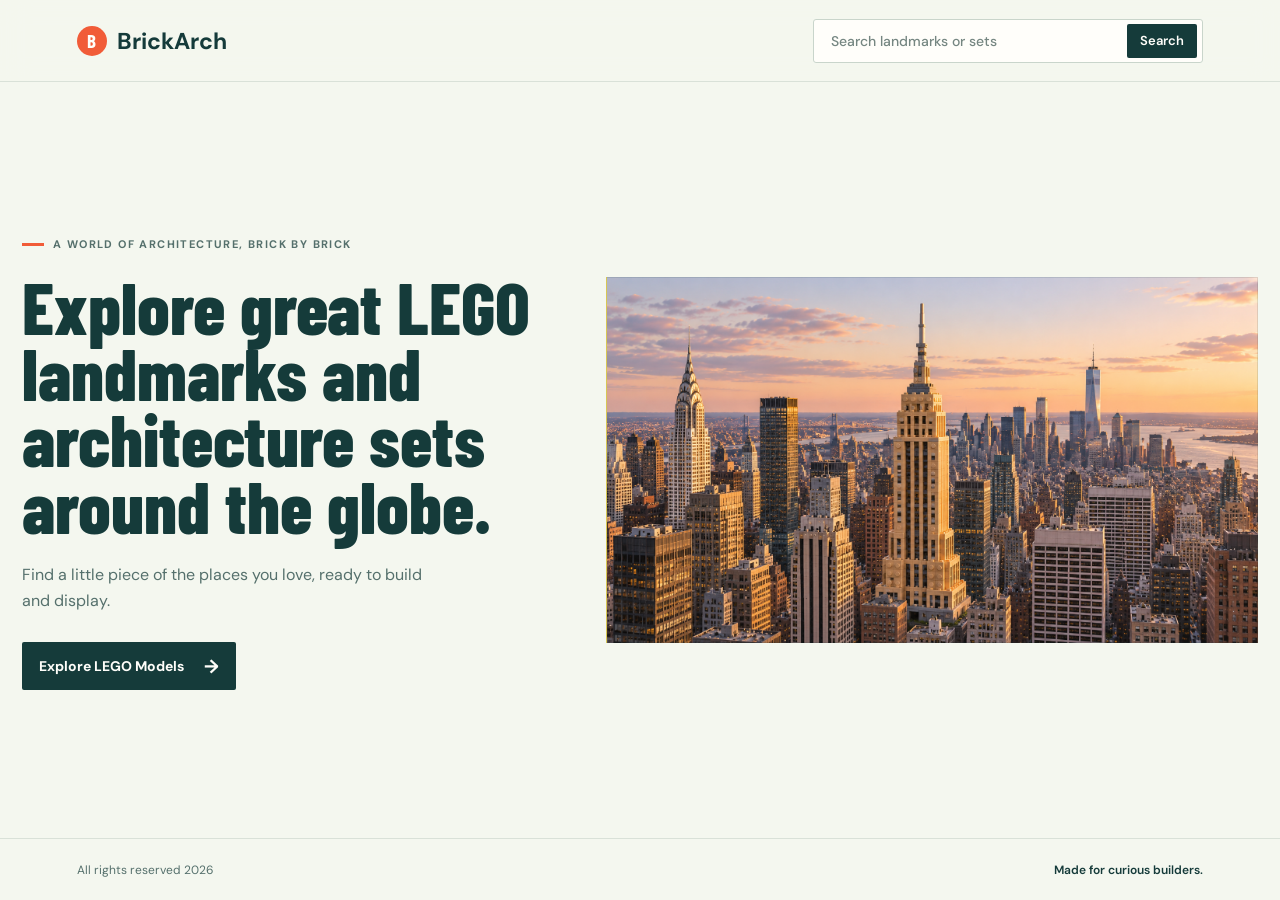
<file: index.html>
<!doctype html>
<html lang="en">
  <head>
    <meta charset="utf-8" />
    <meta name="viewport" content="width=device-width, initial-scale=1" />
    <meta
      name="description"
      content="Discover LEGO Architecture sets inspired by iconic landmarks around the world."
    />
    <title>BrickArch | Build somewhere remarkable</title>
    <link rel="preconnect" href="https://fonts.googleapis.com" />
    <link rel="preconnect" href="https://fonts.gstatic.com" crossorigin />
    <link
      href="https://fonts.googleapis.com/css2?family=Barlow+Condensed:wght@600;700;800&family=DM+Sans:wght@400;500;600;700&display=swap"
      rel="stylesheet"
    />
    <style>
      :root {
        color-scheme: light;
        --ink: #153b3a;
        --muted: #55706c;
        --paper: #f4f7ef;
        --white: #fffefa;
        --orange: #f15c38;
        --yellow: #f2db58;
        --line: #d9e1d8;
        --display: "Barlow Condensed", Impact, sans-serif;
        --body: "DM Sans", sans-serif;
      }

      * {
        box-sizing: border-box;
      }

      body {
        min-width: 320px;
        min-height: 100vh;
        margin: 0;
        display: flex;
        flex-direction: column;
        color: var(--ink);
        background: var(--paper);
        font-family: var(--body);
      }

      a {
        color: inherit;
      }

      .site-header {
        position: sticky;
        z-index: 5;
        top: 0;
        display: flex;
        min-height: 82px;
        align-items: center;
        justify-content: space-between;
        gap: 28px;
        padding: 16px clamp(22px, 6vw, 92px);
        border-bottom: 1px solid var(--line);
        background: rgb(244 247 239 / 94%);
        backdrop-filter: blur(14px);
      }

      .brand {
        display: inline-flex;
        align-items: center;
        gap: 10px;
        color: var(--ink);
        font-size: 23px;
        font-weight: 700;
        letter-spacing: 0;
        text-decoration: none;
      }

      .brand-mark {
        display: grid;
        width: 30px;
        height: 30px;
        place-items: center;
        border-radius: 50%;
        color: var(--white);
        background: var(--orange);
        font-family: var(--display);
        font-size: 19px;
        line-height: 1;
      }

      .search-form {
        display: flex;
        width: min(100%, 390px);
        min-height: 44px;
        align-items: center;
        gap: 8px;
        padding: 4px 5px 4px 15px;
        border: 1px solid #c9d5cb;
        border-radius: 3px;
        background: var(--white);
      }

      .search-form:focus-within {
        outline: 2px solid var(--orange);
        outline-offset: 2px;
      }

      .search-form input {
        width: 100%;
        min-width: 0;
        border: 0;
        outline: 0;
        color: var(--ink);
        background: transparent;
        font: 500 14px var(--body);
      }

      .search-form input::placeholder {
        color: #758681;
      }

      .search-form button {
        flex: 0 0 auto;
        min-height: 34px;
        padding: 0 13px;
        border: 0;
        border-radius: 2px;
        color: var(--white);
        background: var(--ink);
        cursor: pointer;
        font: 600 13px var(--body);
      }

      .search-form button:hover {
        background: var(--orange);
      }

      main {
        display: grid;
        width: min(100% - 44px, 1280px);
        flex: 1;
        grid-template-columns: minmax(0, 0.9fr) minmax(320px, 1.1fr);
        align-items: center;
        gap: clamp(24px, 4vw, 56px);
        margin: 0 auto;
        padding: clamp(48px, 8vh, 88px) 0;
      }

      .hero-copy {
        position: relative;
        z-index: 1;
        animation: arrive 650ms ease-out both;
      }

      .eyebrow {
        display: inline-flex;
        align-items: center;
        gap: 9px;
        margin: 0 0 22px;
        color: var(--muted);
        font-size: 11px;
        font-weight: 700;
        letter-spacing: 1.4px;
        text-transform: uppercase;
      }

      .eyebrow::before {
        width: 22px;
        height: 3px;
        background: var(--orange);
        content: "";
      }

      h1 {
        max-width: 730px;
        margin: 0;
        font-family: var(--display);
        font-size: clamp(46.4px, 5.68vw, 80px);
        font-weight: 800;
        letter-spacing: 0;
        line-height: 0.91;
        text-wrap: balance;
      }

      h1 span {
        color: var(--orange);
      }

      .hero-note {
        max-width: 410px;
        margin: 24px 0 0;
        color: var(--muted);
        font-size: 16px;
        line-height: 1.65;
      }

      .explore-link {
        display: inline-flex;
        min-height: 48px;
        align-items: center;
        gap: 20px;
        margin-top: 28px;
        padding: 0 17px;
        border-radius: 2px;
        color: var(--white);
        background: var(--ink);
        font-size: 14px;
        font-weight: 700;
        text-decoration: none;
        transition: background 160ms ease, transform 160ms ease;
      }

      .explore-link:hover {
        transform: translateY(-2px);
        background: var(--orange);
      }

      .explore-link span {
        font-size: 19px;
        line-height: 1;
      }

      .hero-art {
        position: relative;
        min-width: 0;
        animation: arrive 750ms 100ms ease-out both;
      }

      .image-frame {
        position: relative;
        aspect-ratio: 16 / 9;
        overflow: hidden;
        background: var(--yellow);
      }

      .image-frame::before {
        position: absolute;
        z-index: 1;
        inset: 0;
        border: 1px solid rgb(21 59 58 / 12%);
        content: "";
        pointer-events: none;
      }

      .image-frame img {
        width: 100%;
        height: 100%;
        object-fit: contain;
        object-position: center;
      }

      .image-caption {
        position: absolute;
        right: -13px;
        bottom: 22px;
        display: flex;
        max-width: calc(100% - 14px);
        align-items: center;
        gap: 12px;
        padding: 13px 17px;
        color: var(--ink);
        background: var(--yellow);
        font-size: 11px;
        font-weight: 700;
        letter-spacing: 0.8px;
        text-transform: uppercase;
      }

      .image-caption::before {
        width: 7px;
        height: 7px;
        flex: 0 0 7px;
        border-radius: 50%;
        background: var(--orange);
        content: "";
      }

      .site-footer {
        display: flex;
        min-height: 62px;
        align-items: center;
        justify-content: space-between;
        gap: 16px;
        padding: 16px clamp(22px, 6vw, 92px);
        border-top: 1px solid var(--line);
        color: var(--muted);
        font-size: 12px;
      }

      .footer-note {
        color: var(--ink);
        font-weight: 600;
      }

      @keyframes arrive {
        from {
          opacity: 0;
          transform: translateY(14px);
        }

        to {
          opacity: 1;
          transform: translateY(0);
        }
      }

      @media (min-width: 1500px) {
        h1 {
          font-size: 83.2px;
        }
      }

      @media (max-width: 760px) {
        .site-header {
          min-height: 72px;
          gap: 16px;
          padding-inline: 20px;
        }

        .brand {
          gap: 8px;
          font-size: 20px;
        }

        .brand-mark {
          width: 27px;
          height: 27px;
          font-size: 17px;
        }

        .search-form {
          width: min(58%, 320px);
          min-height: 40px;
          padding-left: 10px;
        }

        .search-form input {
          font-size: 12px;
        }

        .search-form button {
          min-height: 30px;
          padding-inline: 9px;
          font-size: 12px;
        }

        main {
          width: min(100% - 40px, 560px);
          grid-template-columns: 1fr;
          gap: 42px;
          padding-block: 60px 54px;
        }

        h1 {
          max-width: 560px;
          font-size: clamp(46.4px, 9.6vw, 67.2px);
        }

        .hero-note {
          margin-top: 19px;
          font-size: 15px;
        }

        .hero-art {
          width: min(100%, 430px);
          justify-self: center;
        }

        .image-frame {
          aspect-ratio: 16 / 9;
        }

        .image-caption {
          right: -7px;
        }

        .site-footer {
          padding-inline: 20px;
        }
      }

      @media (max-width: 410px) {
        .site-header {
          gap: 10px;
          padding-inline: 14px;
        }

        .brand {
          font-size: 18px;
        }

        .brand-mark {
          width: 24px;
          height: 24px;
          font-size: 16px;
        }

        .search-form {
          width: 57%;
        }

        .search-form input::placeholder {
          color: transparent;
        }

        main {
          width: calc(100% - 32px);
          padding-top: 48px;
        }

        h1 {
          font-size: 44.8px;
        }

        .site-footer {
          align-items: flex-start;
          flex-direction: column;
          gap: 6px;
          padding-block: 14px;
        }
      }

      @media (prefers-reduced-motion: reduce) {
        *,
        *::before,
        *::after {
          animation-duration: 0.01ms !important;
          animation-iteration-count: 1 !important;
          scroll-behavior: auto !important;
          transition-duration: 0.01ms !important;
        }
      }
    </style>
  </head>
  <body>
    <header class="site-header">
      <a class="brand" href="#home" aria-label="BrickArch home">
        <span class="brand-mark" aria-hidden="true">B</span>
        BrickArch
      </a>
      <form
        class="search-form"
        action="https://www.lego.com/en-us/search"
        method="get"
        role="search"
        aria-label="Search LEGO sets"
      >
        <input
          type="search"
          name="q"
          placeholder="Search landmarks or sets"
          aria-label="Search landmarks or sets"
          required
        />
        <button type="submit">Search</button>
      </form>
    </header>

    <main id="home">
      <section class="hero-copy" aria-labelledby="hero-title">
        <p class="eyebrow">A world of architecture, brick by brick</p>
        <h1 id="hero-title">
          Explore great LEGO landmarks and architecture sets around the globe.
          <!-- You can find here amazing LEGO sets of architecture landmarks around the globe in -->
          <!-- <span>affordable price</span> -->
        </h1>
        <p class="hero-note">
          Find a little piece of the places you love, ready to build and display.
        </p>
        <a class="explore-link" href="#" aria-label="Explore LEGO Models">
          Explore LEGO Models <span aria-hidden="true">→</span>
        </a>
      </section>

      <div class="hero-art">
        <div class="image-frame">
          <img
            src="static/images/lego-manhattan2.png"
            <!-- alt="Colorful LEGO bricks ready to become a miniature landmark" -->
            <!-- fetchpriority="high" -->
          />
        </div>
        <!-- <div class="image-caption">Build your next destination</div> -->
      </div>
    </main>

    <footer class="site-footer">
      <span>All rights reserved <span id="year"></span></span>
      <span class="footer-note">Made for curious builders.</span>
    </footer>

    <script>
      document.getElementById("year").textContent = new Date().getFullYear();
    </script>
  </body>
</html>
</file>
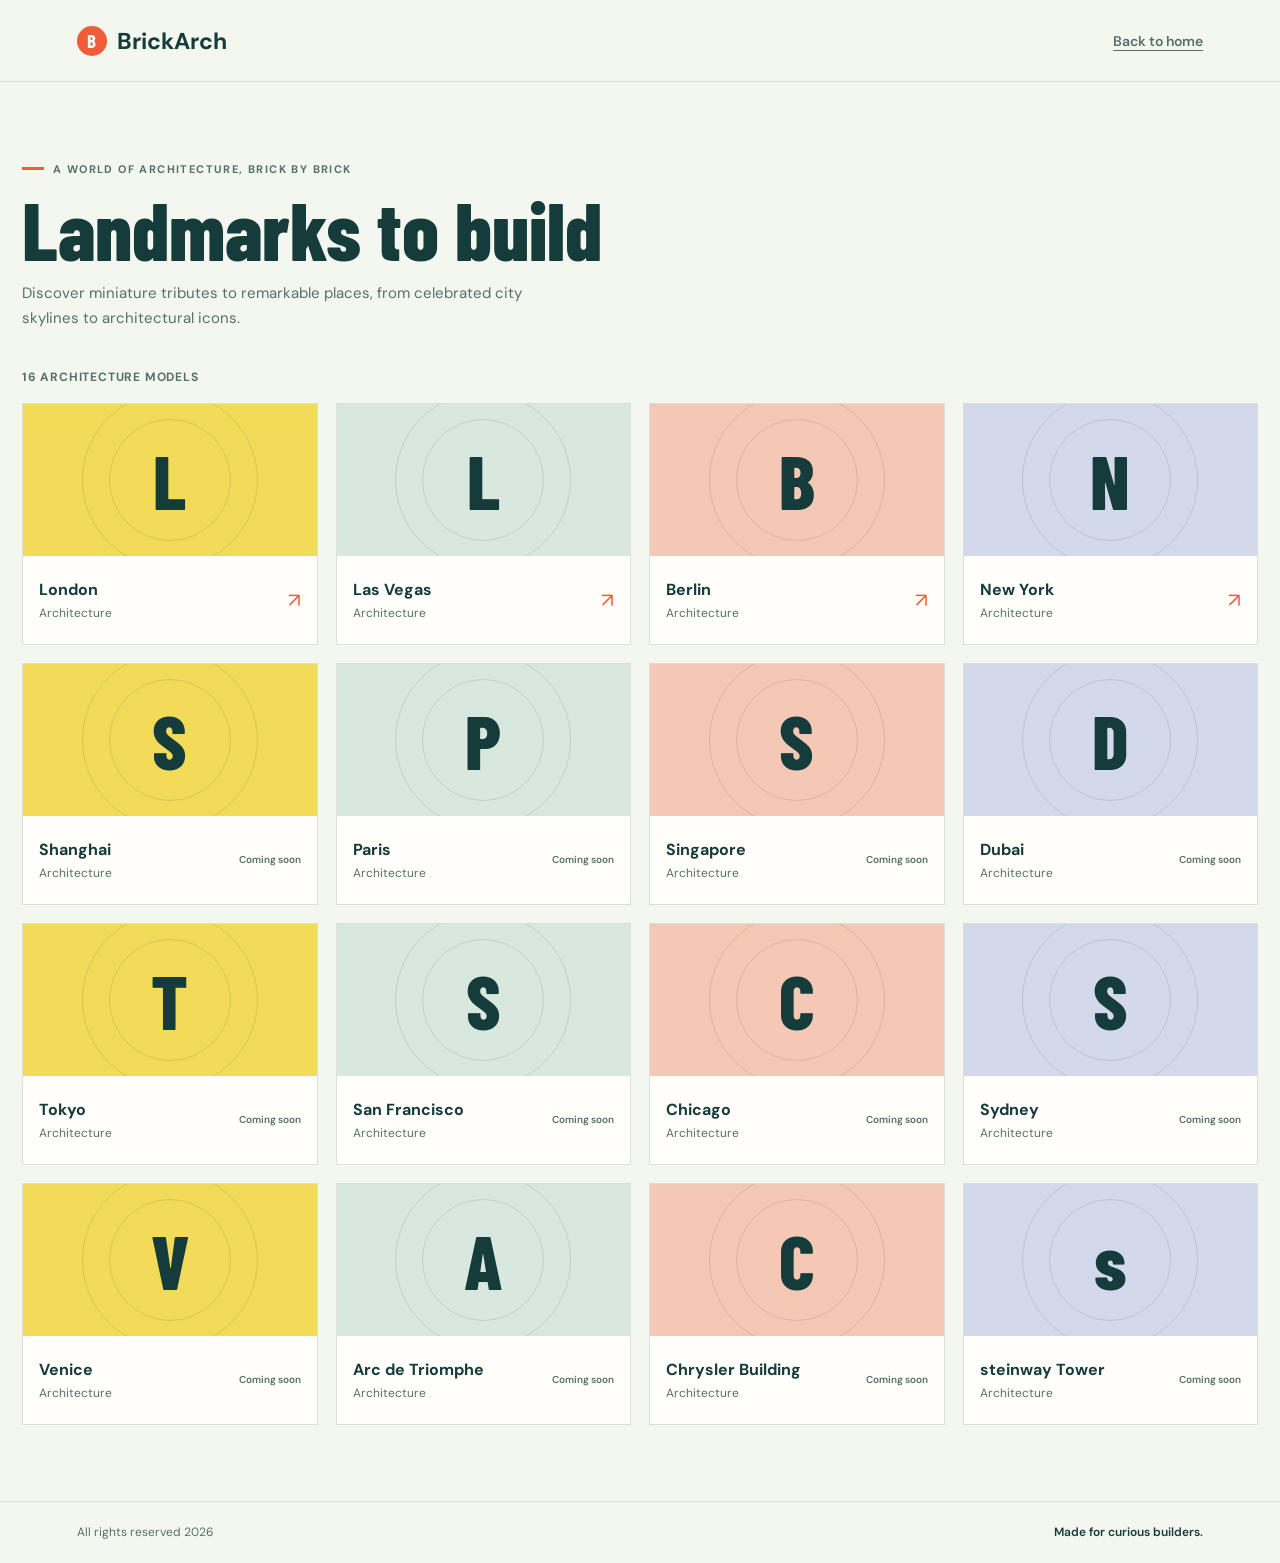
<file: products.html>
<!doctype html>
<html lang="en">
  <head>
    <meta charset="utf-8" />
    <meta name="viewport" content="width=device-width, initial-scale=1" />
    <meta
      name="description"
      content="Explore BrickArc's collection of architecture models inspired by landmarks around the world."
    />
    <title>Architecture Models | BrickArc</title>
    <link rel="preconnect" href="https://fonts.googleapis.com" />
    <link rel="preconnect" href="https://fonts.gstatic.com" crossorigin />
    <link
      href="https://fonts.googleapis.com/css2?family=Barlow+Condensed:wght@600;700;800&family=DM+Sans:wght@400;500;600;700&display=swap"
      rel="stylesheet"
    />
    <link rel="stylesheet" href="css/styles.css" />
  </head>
  <body>
    <header class="site-header">
      <a class="brand" href="index.html" aria-label="BrickArch home">
        <span class="brand-mark" aria-hidden="true">B</span>
        BrickArch
      </a>
      <a class="home-link" href="index.html">Back to home</a>
    </header>

    <main>
      <section class="page-intro" aria-labelledby="page-title">
        <p class="eyebrow">A world of architecture, brick by brick</p>
        <h1 id="page-title">Landmarks to build</h1>
        <p class="intro-note">
          Discover miniature tributes to remarkable places, from celebrated city skylines to
          architectural icons.
        </p>
      </section>
      <p class="product-count" id="product-count" aria-live="polite"></p>
      <section
        class="product-grid"
        id="product-grid"
        aria-label="Architecture model products"
      ></section>
      <p class="status-message" id="status-message" role="status">Loading products…</p>
    </main>

    <footer class="site-footer">
      <span>All rights reserved <span id="year"></span></span>
      <span class="footer-note">Made for curious builders.</span>
    </footer>

    <script src="js/products.js"></script>
  </body>
</html>
</file>
<file: css/styles.css>
:root {
  color-scheme: light;
  --ink: #153b3a;
  --muted: #55706c;
  --paper: #f4f7ef;
  --white: #fffefa;
  --orange: #f15c38;
  --yellow: #f2db58;
  --line: #d9e1d8;
  --display: "Barlow Condensed", Impact, sans-serif;
  --body: "DM Sans", sans-serif;
}

* {
  box-sizing: border-box;
}

body {
  min-width: 320px;
  min-height: 100vh;
  margin: 0;
  display: flex;
  flex-direction: column;
  color: var(--ink);
  background: var(--paper);
  font-family: var(--body);
}

a {
  color: inherit;
}

.site-header {
  position: sticky;
  z-index: 5;
  top: 0;
  display: flex;
  min-height: 82px;
  align-items: center;
  justify-content: space-between;
  gap: 28px;
  padding: 16px clamp(22px, 6vw, 92px);
  border-bottom: 1px solid var(--line);
  background: rgb(244 247 239 / 94%);
  backdrop-filter: blur(14px);
}

.brand {
  display: inline-flex;
  align-items: center;
  gap: 10px;
  color: var(--ink);
  font-size: 23px;
  font-weight: 700;
  text-decoration: none;
}

.brand-mark {
  display: grid;
  width: 30px;
  height: 30px;
  place-items: center;
  border-radius: 50%;
  color: var(--white);
  background: var(--orange);
  font-family: var(--display);
  font-size: 19px;
  line-height: 1;
}

.home-link {
  color: var(--muted);
  font-size: 14px;
  font-weight: 600;
  text-decoration-thickness: 1px;
  text-underline-offset: 4px;
}

.home-link:hover {
  color: var(--orange);
}

main {
  width: min(100% - 44px, 1280px);
  flex: 1;
  margin: 0 auto;
  padding: clamp(48px, 8vh, 88px) 0 76px;
}

.page-intro {
  margin-bottom: 38px;
}

.eyebrow {
  display: inline-flex;
  align-items: center;
  gap: 9px;
  margin: 0 0 14px;
  color: var(--muted);
  font-size: 11px;
  font-weight: 700;
  letter-spacing: 1.4px;
  text-transform: uppercase;
}

.eyebrow::before {
  width: 22px;
  height: 3px;
  background: var(--orange);
  content: "";
}

h1 {
  margin: 0;
  font-family: var(--display);
  font-size: clamp(52px, 7vw, 82px);
  font-weight: 800;
  line-height: 0.95;
}

.intro-note {
  max-width: 540px;
  margin: 14px 0 0;
  color: var(--muted);
  font-size: 15px;
  line-height: 1.65;
}

.product-count {
  margin: 0 0 18px;
  color: var(--muted);
  font-size: 12px;
  font-weight: 700;
  letter-spacing: 0.8px;
  text-transform: uppercase;
}

.product-grid {
  display: grid;
  grid-template-columns: repeat(4, minmax(0, 1fr));
  gap: 18px;
}

.product-card {
  display: flex;
  min-height: 242px;
  flex-direction: column;
  overflow: hidden;
  border: 1px solid var(--line);
  background: var(--white);
  text-decoration: none;
  transition: transform 160ms ease, border-color 160ms ease, box-shadow 160ms ease;
}

a.product-card:hover {
  transform: translateY(-3px);
  border-color: var(--orange);
  box-shadow: 0 9px 22px rgb(21 59 58 / 9%);
}

a.product-card:focus-visible,
.home-link:focus-visible {
  outline: 2px solid var(--orange);
  outline-offset: 4px;
}

.card-art {
  position: relative;
  display: grid;
  min-height: 152px;
  flex: 1;
  place-items: center;
  overflow: hidden;
  background: var(--yellow);
}

.card-art::before,
.card-art::after {
  position: absolute;
  width: 120px;
  height: 120px;
  border: 1px solid rgb(21 59 58 / 13%);
  border-radius: 50%;
  content: "";
}

.card-art::after {
  width: 174px;
  height: 174px;
}

.card-art span {
  z-index: 1;
  color: var(--ink);
  font-family: var(--display);
  font-size: 76px;
  font-weight: 800;
  line-height: 1;
}

.product-card:nth-child(4n + 2) .card-art {
  background: #d8e8df;
}

.product-card:nth-child(4n + 3) .card-art {
  background: #f4c8b5;
}

.product-card:nth-child(4n) .card-art {
  background: #d3d9ea;
}

.card-copy {
  display: flex;
  min-height: 88px;
  align-items: center;
  justify-content: space-between;
  gap: 12px;
  padding: 16px;
}

.card-name {
  margin: 0;
  font-size: 16px;
  font-weight: 700;
}

.card-category {
  margin: 5px 0 0;
  color: var(--muted);
  font-size: 12px;
}

.card-action {
  flex: 0 0 auto;
  color: var(--orange);
  font-size: 20px;
  line-height: 1;
}

.unavailable .card-action {
  color: var(--muted);
  font-size: 10px;
  font-weight: 600;
  text-align: right;
}

.status-message {
  margin: 0;
  padding: 22px;
  border: 1px solid var(--line);
  color: var(--muted);
  background: var(--white);
  line-height: 1.6;
}

.status-message[hidden] {
  display: none;
}

.site-footer {
  display: flex;
  min-height: 62px;
  align-items: center;
  justify-content: space-between;
  gap: 16px;
  padding: 16px clamp(22px, 6vw, 92px);
  border-top: 1px solid var(--line);
  color: var(--muted);
  font-size: 12px;
}

.footer-note {
  color: var(--ink);
  font-weight: 600;
}

@media (max-width: 900px) {
  .product-grid {
    grid-template-columns: repeat(3, minmax(0, 1fr));
  }
}

@media (max-width: 650px) {
  .site-header {
    min-height: 72px;
    padding-inline: 20px;
  }

  .brand {
    gap: 8px;
    font-size: 20px;
  }

  .brand-mark {
    width: 27px;
    height: 27px;
    font-size: 17px;
  }

  main {
    width: min(100% - 40px, 560px);
    padding-block: 52px 58px;
  }

  .product-grid {
    grid-template-columns: repeat(2, minmax(0, 1fr));
    gap: 12px;
  }

  .product-card {
    min-height: 214px;
  }

  .card-art {
    min-height: 126px;
  }

  .card-copy {
    min-height: 82px;
    padding: 12px;
  }

  .card-name {
    font-size: 14px;
  }

  .site-footer {
    padding-inline: 20px;
  }
}

@media (max-width: 410px) {
  .site-header {
    padding-inline: 14px;
  }

  main {
    width: calc(100% - 32px);
  }

  .product-grid {
    grid-template-columns: 1fr;
  }

  .product-card {
    min-height: 0;
    flex-direction: row;
  }

  .card-art {
    min-height: 110px;
    flex: 0 0 38%;
  }

  .card-art span {
    font-size: 58px;
  }

  .card-copy {
    flex: 1;
  }

  .site-footer {
    align-items: flex-start;
    flex-direction: column;
    gap: 6px;
    padding-block: 14px;
  }
}

@media (prefers-reduced-motion: reduce) {
  *,
  *::before,
  *::after {
    scroll-behavior: auto !important;
    transition-duration: 0.01ms !important;
  }
}
</file>
